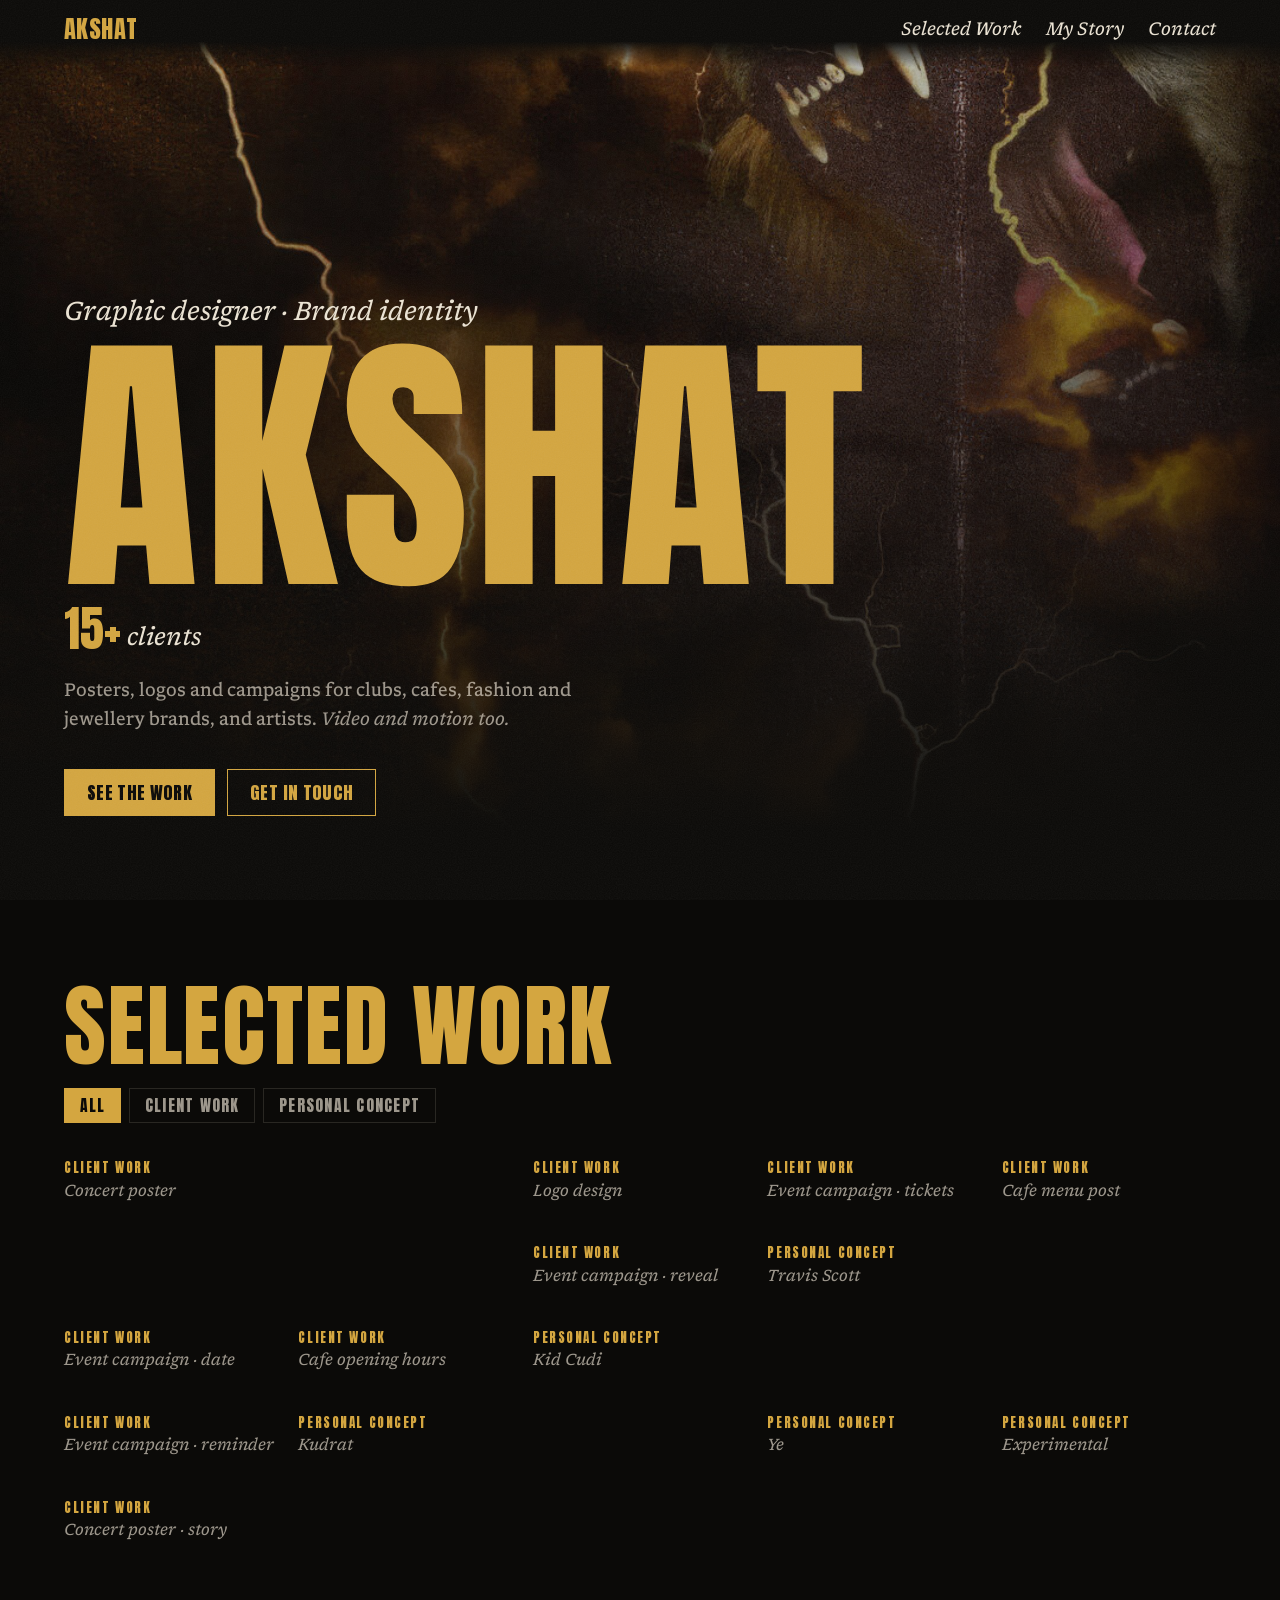
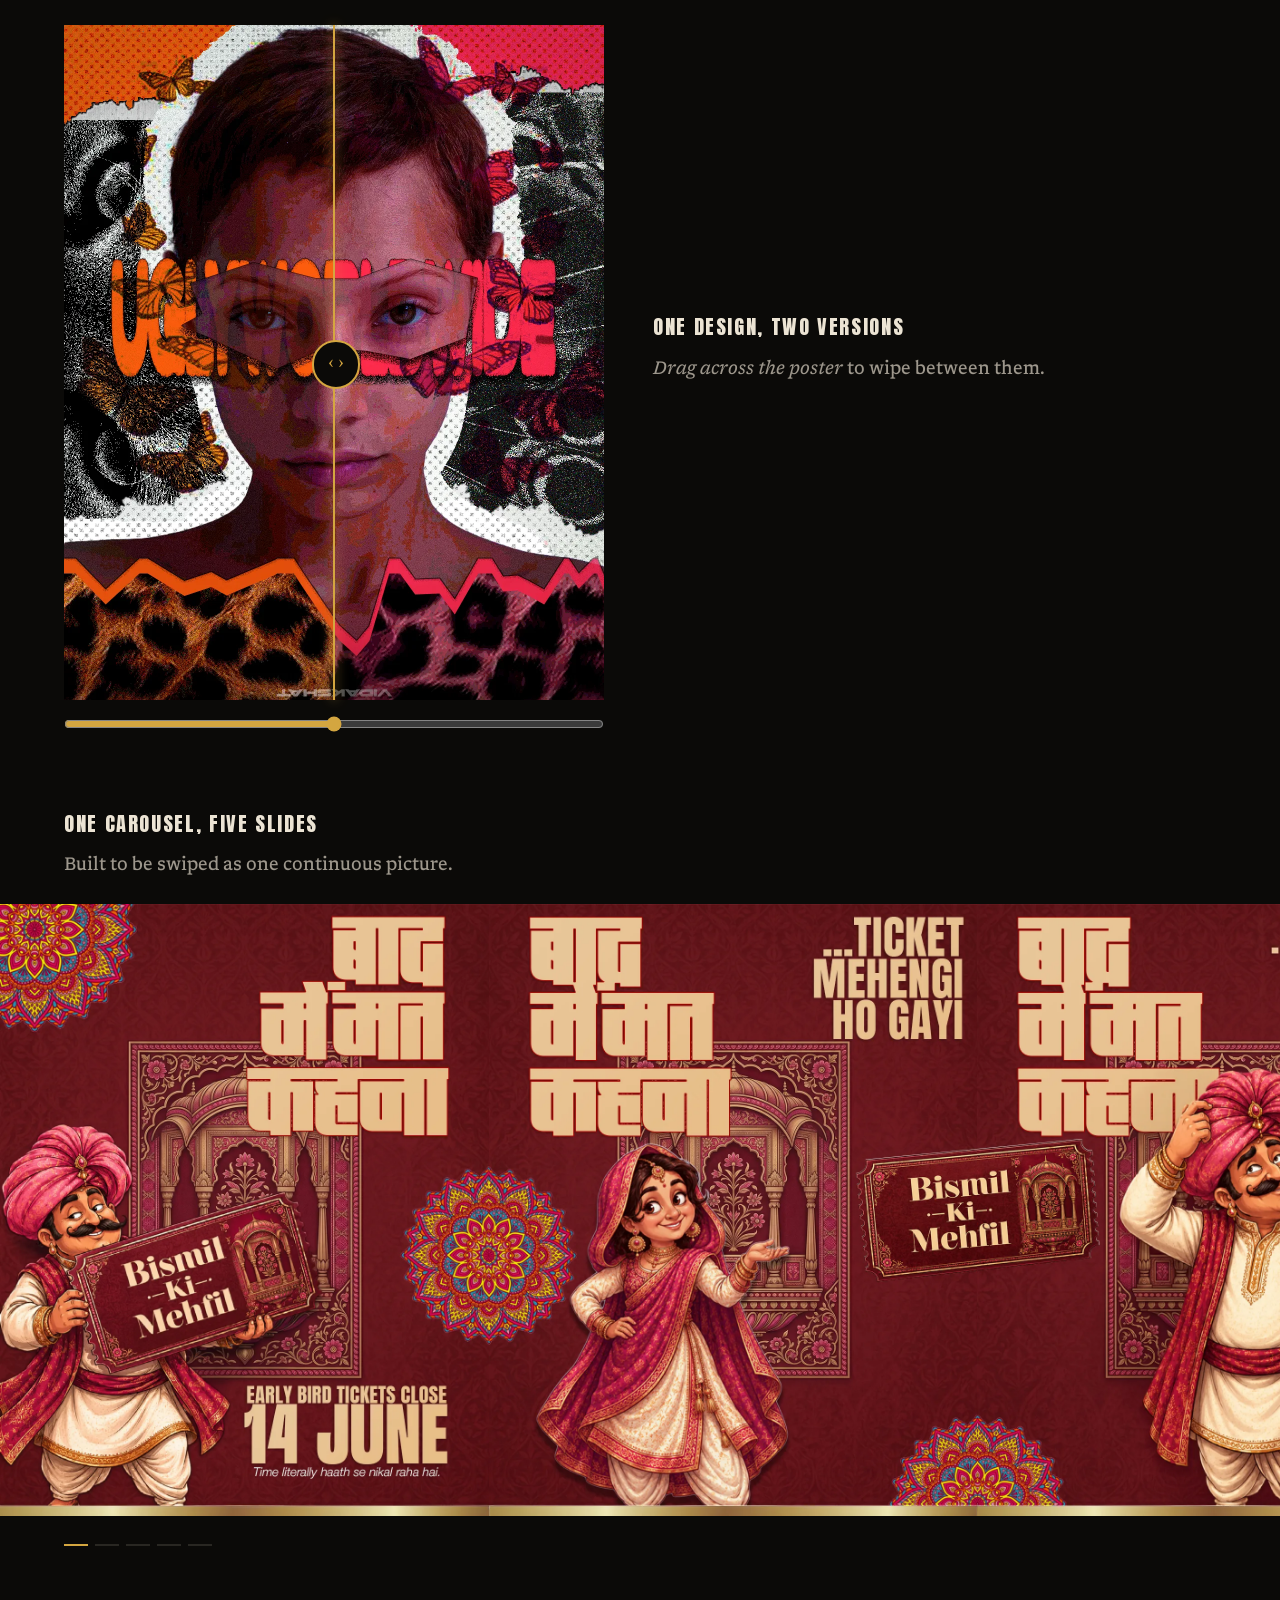
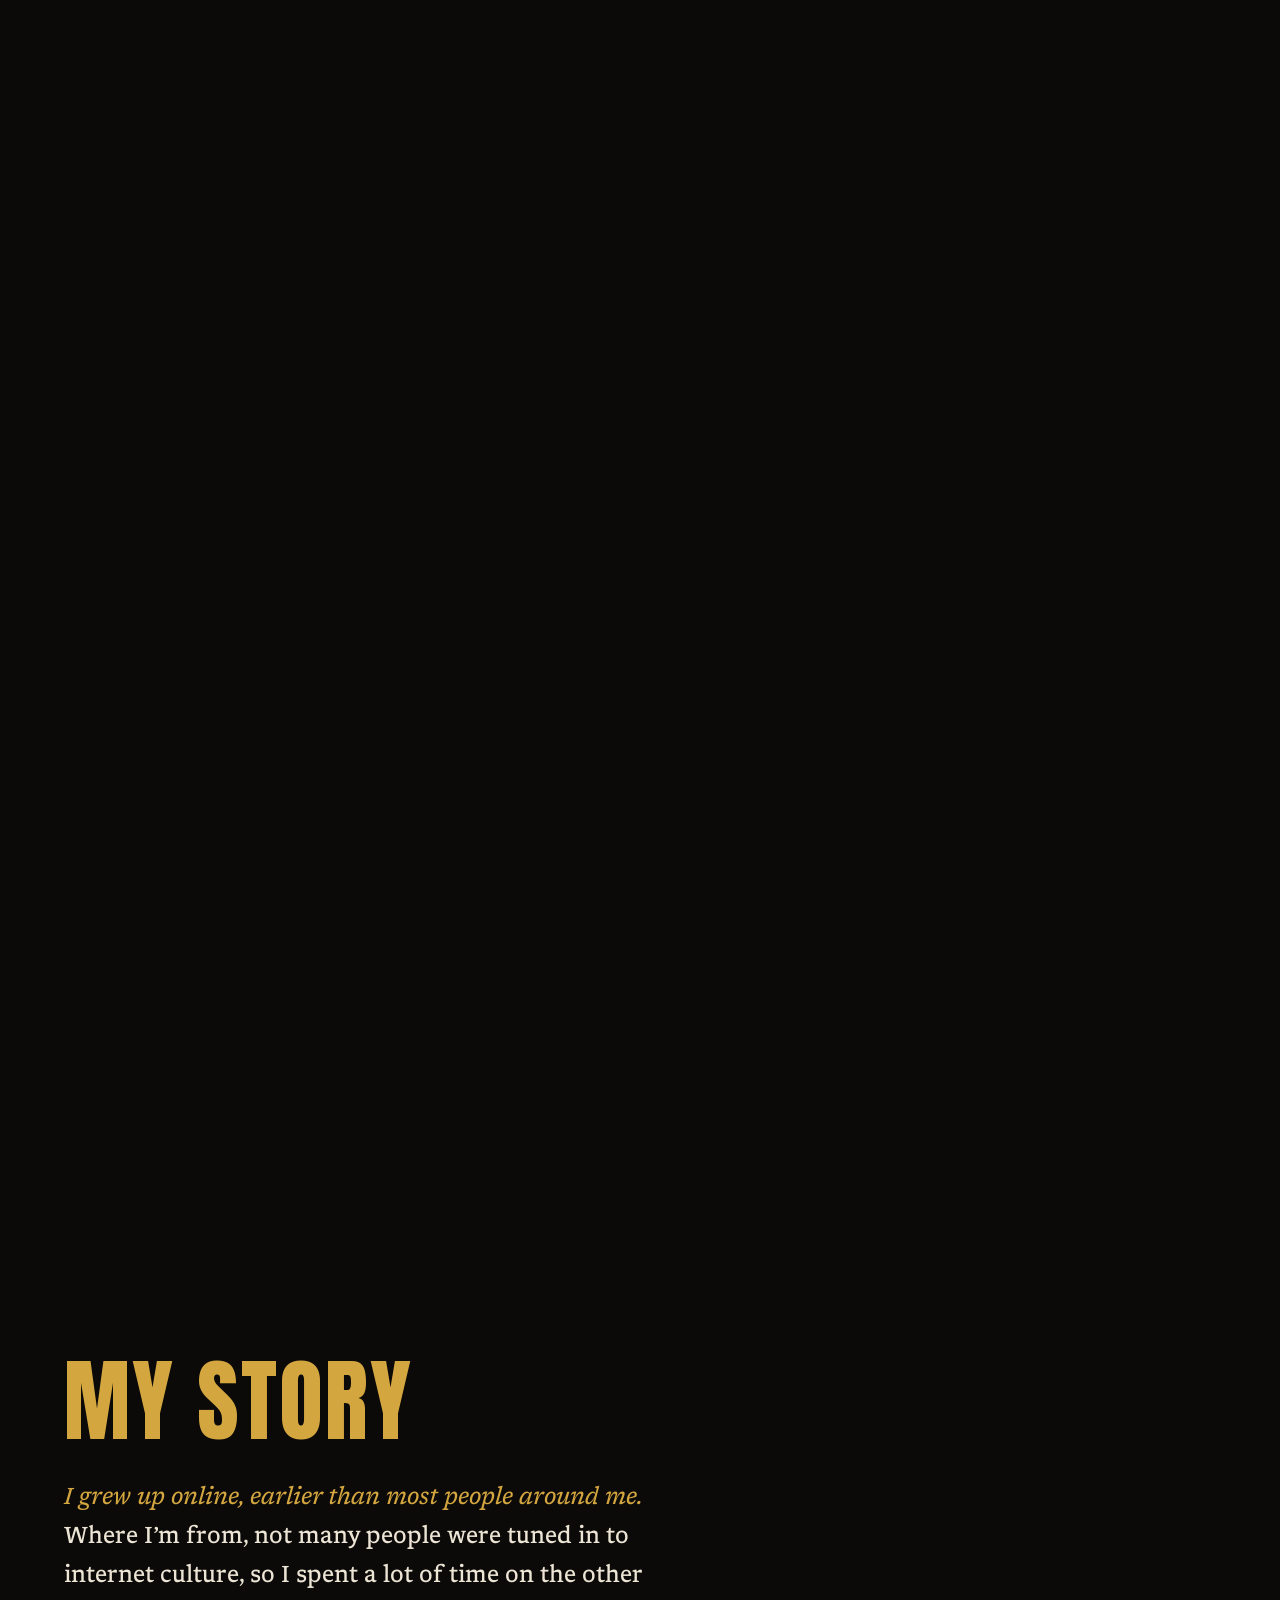
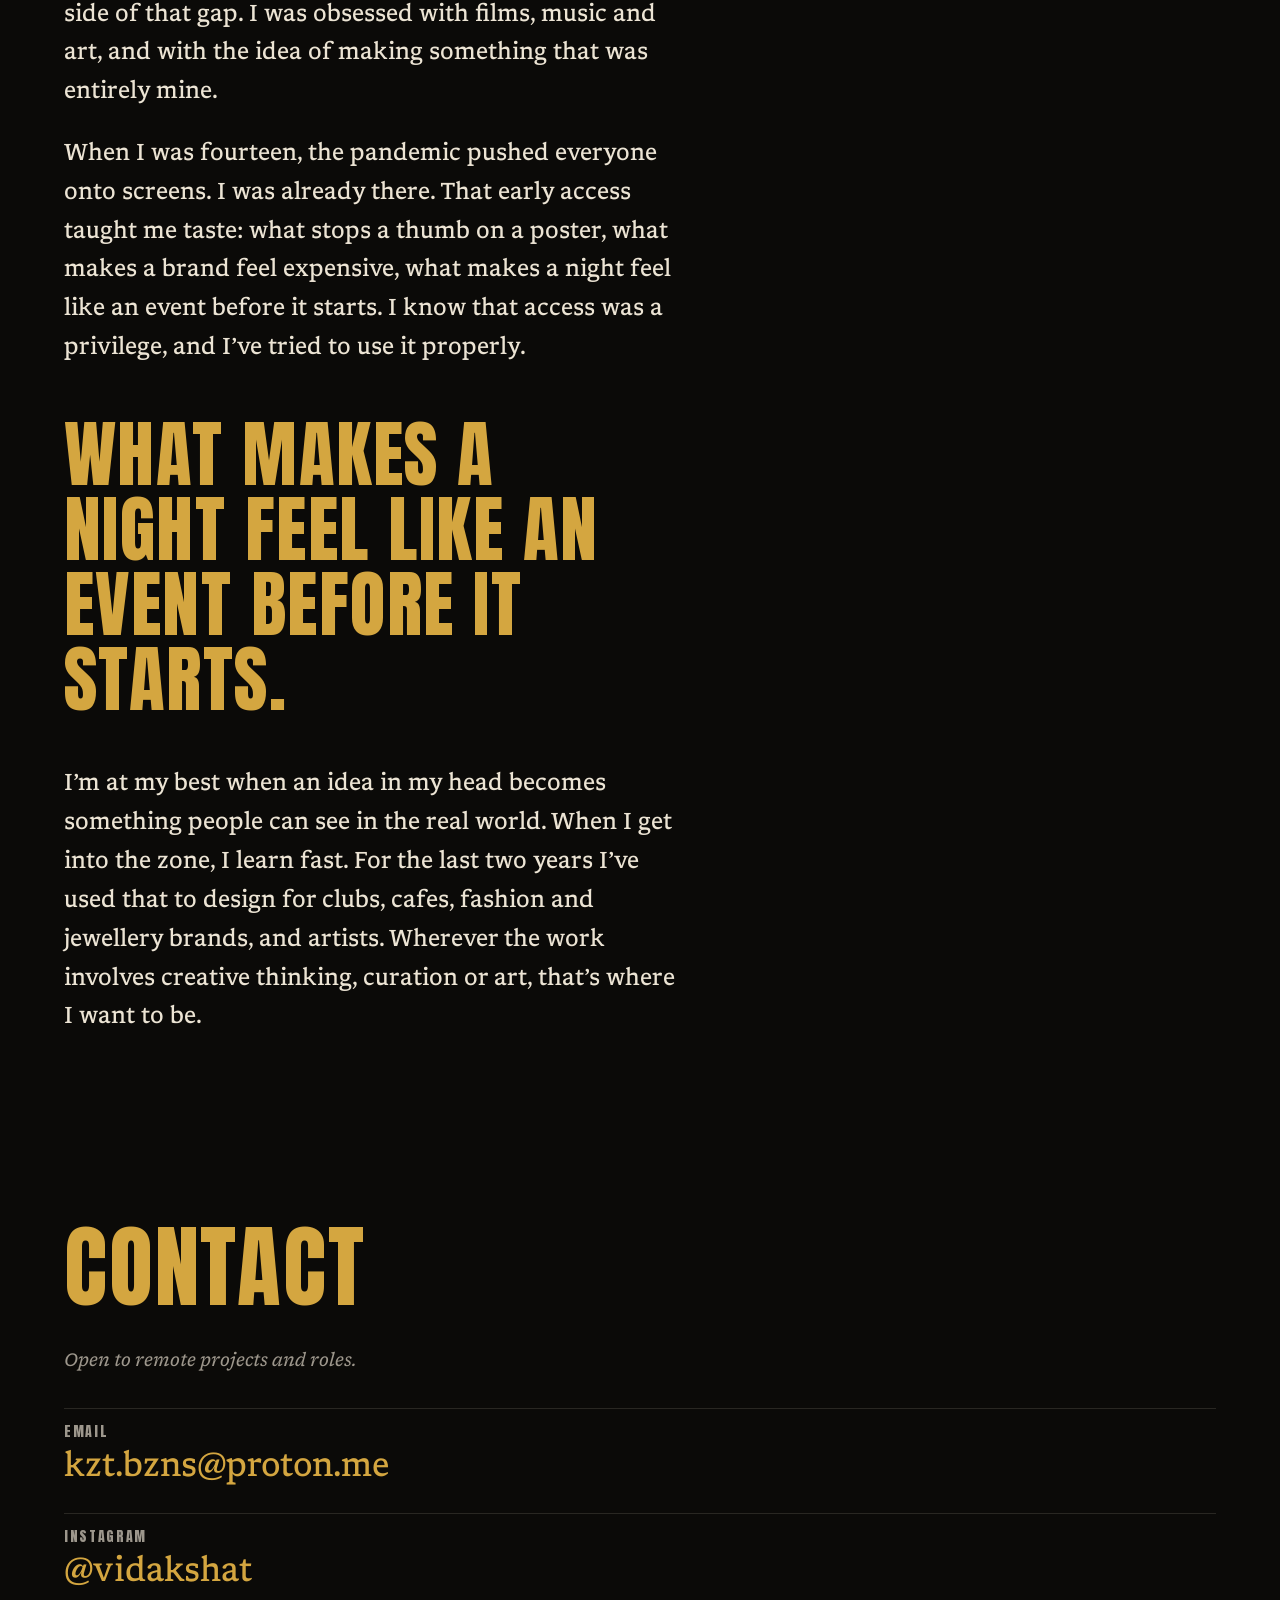
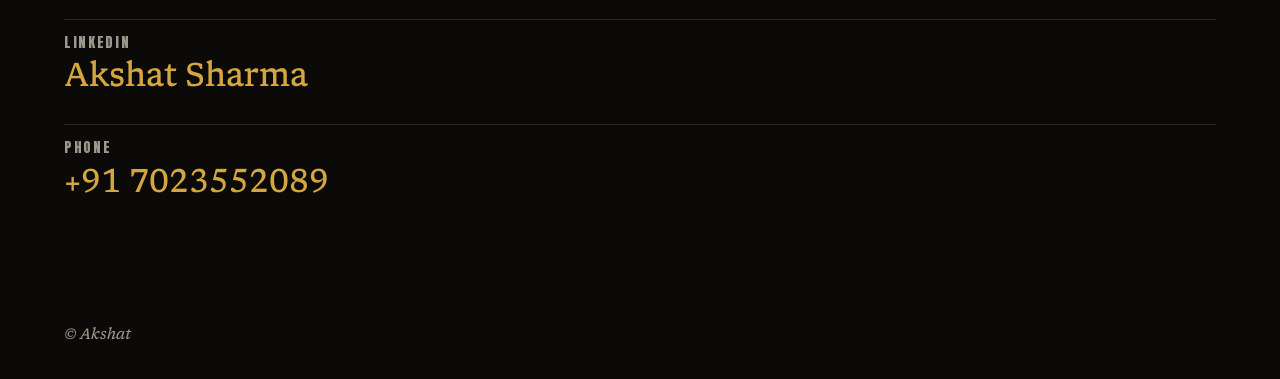
<file: index.html>
<!doctype html>
<html lang="en">
<head>
<meta charset="utf-8">
<meta name="viewport" content="width=device-width, initial-scale=1">
<title>Akshat — Graphic Designer · Brand Identity</title>
<meta name="description" content="Akshat is a graphic designer for brand identity, posters and campaigns, with 15+ clients. Available for remote work.">
<meta name="theme-color" content="#0b0a08">
<link rel="icon" href="favicon.svg" type="image/svg+xml">
<link rel="apple-touch-icon" href="apple-touch-icon.png">

<!-- Link previews (WhatsApp, Instagram, LinkedIn, X) -->
<meta property="og:type" content="website">
<meta property="og:site_name" content="Akshat">
<meta property="og:url" content="https://akshat8225.github.io/">
<meta property="og:title" content="Akshat — Graphic Designer · Brand Identity">
<meta property="og:description" content="Brand identity, posters and campaigns. 15+ clients. Available for remote work.">
<meta property="og:image" content="https://akshat8225.github.io/images/storm.jpg">
<meta property="og:image:type" content="image/jpeg">
<meta property="og:image:width" content="1080">
<meta property="og:image:height" content="1080">
<meta property="og:image:alt" content="Dark storm clouds split by gold lightning">
<meta name="twitter:card" content="summary_large_image">
<meta name="twitter:image" content="https://akshat8225.github.io/images/storm.jpg">

<link rel="preload" href="fonts/anton.woff2" as="font" type="font/woff2" crossorigin>
<link rel="preload" href="images/storm.jpg" as="image">
<link rel="stylesheet" href="style.css">
<script>
  // Decide before the page paints: play the intro only once per visit, and never for reduced motion.
  try {
    if (!sessionStorage.intro && !matchMedia('(prefers-reduced-motion: reduce)').matches) {
      document.documentElement.classList.add('play-intro');
    }
    sessionStorage.intro = 1;
  } catch (e) {}
</script>
<script src="script.js" defer></script>
</head>
<body>

<div class="intro" aria-hidden="true"><button type="button" class="skip" tabindex="-1">Skip</button></div>
<div class="flash" aria-hidden="true"></div>
<div class="glow" aria-hidden="true"></div>

<header class="nav">
  <a href="#top" class="mark">Akshat</a>
  <nav aria-label="Main"><a href="#work">Selected Work</a><a href="#story">My Story</a><a href="#contact">Contact</a></nav>
</header>

<main>
  <section id="top" class="hero">
    <p class="kicker">Graphic designer &middot; Brand identity</p>
    <h1 class="reveal">Akshat</h1>
    <p class="stat"><span class="num">15+</span> clients</p>
    <p class="lede">Posters, logos and campaigns for clubs, cafes, fashion and jewellery brands, and artists. <i>Video and motion too.</i></p>
    <p class="ctas"><a href="#work" class="btn">See the work</a><a href="#contact" class="btn ghost">Get in touch</a></p>
  </section>

  <section id="work">
    <h2 class="reveal">Selected work</h2>

    <div class="filter" role="group" aria-label="Show">
      <button type="button" data-show="all" aria-pressed="true">All</button>
      <button type="button" data-show="client" aria-pressed="false">Client work</button>
      <button type="button" data-show="personal" aria-pressed="false">Personal concept</button>
    </div>

    <!-- The poster wall. "poster l" = large tile. Replace [NOTE] with your own words; [NOTE] or empty is never shown. -->
    <div class="wall" data-show="all">
      <button class="poster l" data-kind="client" data-full="images/work-01.webp" data-note="[NOTE]"><span class="art"><img src="images/work-01-s.webp" width="600" height="750" loading="lazy" decoding="async" alt="Concert poster: a singer in orange sunglasses framed by a sweeping copper ring, with the date and city in bold type"></span><span class="cap"><em>Client work</em>Concert poster</span></button>
      <button class="poster" data-kind="client" data-full="images/work-16.webp" data-note="[NOTE]"><span class="art"><img src="images/work-16-s.webp" width="600" height="750" loading="lazy" decoding="async" alt="Logo: a gold phoenix with spread wings above a gold wordmark, on a dark panel"></span><span class="cap"><em>Client work</em>Logo design</span></button>
      <button class="poster" data-kind="client" data-full="images/work-03.webp" data-note="[NOTE]"><span class="art"><img src="images/work-03-s.webp" width="600" height="750" loading="lazy" decoding="async" alt="Event campaign poster: golden tickets flying past a pink sandstone palace, announcing early-bird sales"></span><span class="cap"><em>Client work</em>Event campaign &middot; tickets</span></button>
      <button class="poster" data-kind="client" data-full="images/work-07.webp" data-note="[NOTE]"><span class="art"><img src="images/work-07-s.webp" width="600" height="750" loading="lazy" decoding="async" alt="Cafe social post: a plate of bruschetta on black, under a bold white headline"></span><span class="cap"><em>Client work</em>Cafe menu post</span></button>
      <button class="poster" data-kind="client" data-full="images/work-04.webp" data-note="[NOTE]"><span class="art"><img src="images/work-04-s.webp" width="600" height="750" loading="lazy" decoding="async" alt="Event campaign poster: a crimson ticket box opening to reveal the performer and the date"></span><span class="cap"><em>Client work</em>Event campaign &middot; reveal</span></button>
      <button class="poster l" data-kind="personal" data-full="images/work-09.webp" data-note="[NOTE]"><span class="art"><img src="images/work-09-s.webp" width="600" height="750" loading="lazy" decoding="async" alt="Personal concept poster for Travis Scott: grainy halftone portraits on cobalt blue with yellow condensed type"></span><span class="cap"><em>Personal concept</em>Travis Scott</span></button>
      <button class="poster" data-kind="client" data-full="images/work-05.webp" data-note="[NOTE]"><span class="art"><img src="images/work-05-s.webp" width="600" height="750" loading="lazy" decoding="async" alt="Event campaign poster: the performer between torn-paper views of palace architecture, with the date in large type"></span><span class="cap"><em>Client work</em>Event campaign &middot; date</span></button>
      <button class="poster" data-kind="client" data-full="images/work-08.webp" data-note="[NOTE]"><span class="art"><img src="images/work-08-s.webp" width="600" height="750" loading="lazy" decoding="async" alt="Cafe social post: a latte on a wooden table with a big yellow headline announcing round-the-clock opening"></span><span class="cap"><em>Client work</em>Cafe opening hours</span></button>
      <button class="poster" data-kind="personal" data-full="images/work-12.webp" data-note="[NOTE]"><span class="art"><img src="images/work-12-s.webp" width="600" height="750" loading="lazy" decoding="async" alt="Personal concept poster for Kid Cudi: a man smoking under a full moon, with stacked vertical type"></span><span class="cap"><em>Personal concept</em>Kid Cudi</span></button>
      <button class="poster" data-kind="client" data-full="images/work-06.webp" data-note="[NOTE]"><span class="art"><img src="images/work-06-s.webp" width="600" height="750" loading="lazy" decoding="async" alt="Event campaign poster: an ornate red and gold ticket box at sunset, announcing early-bird tickets are live"></span><span class="cap"><em>Client work</em>Event campaign &middot; reminder</span></button>
      <button class="poster l" data-kind="personal" data-full="images/work-13.webp" data-note="[NOTE]"><span class="art"><img src="images/work-13-s.webp" width="600" height="750" loading="lazy" decoding="async" alt="Collage poster titled Kudrat in Hindi: two tigers among roses, peacock feathers and a sun face on deep teal"></span><span class="cap"><em>Personal concept</em>Kudrat</span></button>
      <button class="poster" data-kind="personal" data-full="images/work-10.webp" data-note="[NOTE]"><span class="art"><img src="images/work-10-s.webp" width="600" height="600" loading="lazy" decoding="async" style="object-position: left" alt="Personal concept artwork for Ye: three figures in white emerging from mountain fog under a beam of light"></span><span class="cap"><em>Personal concept</em>Ye</span></button>
      <button class="poster" data-kind="personal" data-full="images/work-11.webp" data-note="[NOTE]"><span class="art"><img src="images/work-11-s.webp" width="600" height="750" loading="lazy" decoding="async" alt="Experimental black and white poster: a monstrous figure bound in chains and spider webs, with a blood-red numeral five"></span><span class="cap"><em>Personal concept</em>Experimental</span></button>
      <button class="poster" data-kind="client" data-full="images/work-02.webp" data-note="[NOTE]"><span class="art"><img src="images/work-02-s.webp" width="600" height="1067" loading="lazy" decoding="async" style="object-position: top" alt="Tall story version of the concert poster, laid out for a phone screen"></span><span class="cap"><em>Client work</em>Concert poster &middot; story</span></button>
    </div>

    <figure class="feature">
      <figcaption><h3 class="reveal">One design, two versions</h3><p><i>Drag across the poster</i> to wipe between them.</p></figcaption>
      <div class="compare">
        <img src="images/work-15.webp" width="1080" height="1350" loading="lazy" decoding="async" alt="Version two: collage portrait with pink and red butterflies and torn paper">
        <img src="images/work-14.webp" width="1080" height="1350" loading="lazy" decoding="async" alt="Version one: the same collage portrait in orange, with monarch butterflies and leopard print" class="top">
        <span class="line" aria-hidden="true"></span>
      </div>
      <input type="range" min="0" max="100" value="50" aria-label="Wipe between version one and version two">
    </figure>

    <div class="pin">
    <figure class="feature">
      <figcaption><h3 class="reveal">One carousel, five slides</h3><p>Built to be swiped as one continuous picture.</p></figcaption>
      <div class="strip" tabindex="0" aria-label="Five-slide event carousel shown as one strip. Use arrow keys to move.">
        <img src="images/strip-1.webp" width="1080" height="1350" loading="lazy" decoding="async" draggable="false" alt="Slide 1 of 5: an illustrated host in a pink turban holds up the event ticket, early-bird deadline below">
        <img src="images/strip-2.webp" width="1080" height="1350" loading="lazy" decoding="async" draggable="false" alt="Slide 2 of 5: an illustrated woman in a pink veil gestures toward the ticket, with a line about prices rising">
        <img src="images/strip-3.webp" width="1080" height="1350" loading="lazy" decoding="async" draggable="false" alt="Slide 3 of 5: the host scratches his head, with a line about forgetting to book">
        <img src="images/strip-4.webp" width="1080" height="1350" loading="lazy" decoding="async" draggable="false" alt="Slide 4 of 5: the woman points, with a speech bubble urging viewers to book today">
        <img src="images/strip-5.webp" width="1080" height="1350" loading="lazy" decoding="async" draggable="false" alt="Slide 5 of 5: both characters wave under the closing line, with the date and where to get tickets">
      </div>
      <div class="strip-ui" aria-hidden="true"><span class="ticks"><i class="on"></i><i></i><i></i><i></i><i></i></span><span class="hint">Scroll, drag or swipe</span></div>
    </figure>
    </div>
  </section>

  <section id="story" class="story">
    <h2 class="reveal">My story</h2>
    <p>I grew up online, earlier than most people around me. Where I’m from, not many people were tuned in to internet culture, so I spent a lot of time on the other side of that gap. I was obsessed with films, music and art, and with the idea of making something that was entirely mine.</p>
    <p>When I was fourteen, the pandemic pushed everyone onto screens. I was already there. That early access taught me taste: what stops a thumb on a poster, what makes a brand feel expensive, what makes a night feel like an event before it starts. I know that access was a privilege, and I’ve tried to use it properly.</p>
    <!-- Pull-quote: a line copied word for word from the paragraph above. Hidden from screen readers so it isn't read twice. -->
    <blockquote class="pull reveal" aria-hidden="true">what makes a night feel like an event before it starts.</blockquote>
    <p>I’m at my best when an idea in my head becomes something people can see in the real world. When I get into the zone, I learn fast. For the last two years I’ve used that to design for clubs, cafes, fashion and jewellery brands, and artists. Wherever the work involves creative thinking, curation or art, that’s where I want to be.</p>
  </section>

  <section id="contact" class="contact">
    <h2 class="reveal">Contact</h2>
    <p class="lede"><i>Open to remote projects and roles.</i></p>
    <ul>
      <li><span>Email</span><a href="mailto:kzt.bzns@proton.me">kzt.bzns@proton.me</a></li>
      <li><span>Instagram</span><a href="https://www.instagram.com/vidakshat/" target="_blank" rel="noopener">@vidakshat</a></li>
      <li><span>LinkedIn</span><a href="https://www.linkedin.com/in/akshat-sharma-a5363b32b/" target="_blank" rel="noopener">Akshat Sharma</a></li>
      <li><span>Phone</span><a href="tel:+917023552089">+91 7023552089</a></li>
    </ul>
  </section>
</main>

<footer>&copy; Akshat</footer>

<dialog class="viewer" aria-label="Full-screen view">
  <button type="button" class="close" aria-label="Close">&times;</button>
  <button type="button" class="prev" aria-label="Previous piece">&lsaquo;</button>
  <button type="button" class="next" aria-label="Next piece">&rsaquo;</button>
  <figure><div class="frame"><img alt="" draggable="false"></div><figcaption><span class="count"></span><span class="note"></span></figcaption></figure>
</dialog>

</body>
</html>
</file>
<file: style.css>
@font-face { font-family: "Libron"; src: url(fonts/libron-regular.woff2) format("woff2"); font-display: swap; }
@font-face { font-family: "Libron"; src: url(fonts/libron-italic.woff2) format("woff2"); font-style: italic; font-display: swap; }
@font-face { font-family: "Anton"; src: url(fonts/anton.woff2) format("woff2"); font-display: swap; }

:root {
  --bg: #0b0a08;
  --gold: #d4a640;
  --text: #ece4d4;
  --muted: #ece4d4a6;
  --line: #ece4d422;
  --head: "Anton", Impact, "Arial Narrow", sans-serif;
  --body: "Libron", Georgia, "Times New Roman", serif;
  --ease: cubic-bezier(.22, 1, .36, 1); /* the one motion curve: quick start, soft landing, no bounce */
  --max: 1440px;                         /* widest the content gets on big screens */
  --gut: max(clamp(1rem, 5vw, 4rem), calc((100vw - var(--max)) / 2)); /* side margin */
}

* { box-sizing: border-box; }
html { scroll-behavior: smooth; font-size: clamp(100%, .4vw + .7rem, 118%); }
body { margin: 0; background: var(--bg); color: var(--text); font: 1.125rem/1.6 var(--body); font-synthesis: none; -webkit-font-smoothing: antialiased; }
b, strong { font-weight: normal; } /* Libron has no bold */
a { color: var(--gold); }
img { display: block; max-width: 100%; height: auto; }
h1, h2, h3, .mark, .btn, .cap em, .contact li > span, .pull, .filter button { font-family: var(--head); font-weight: normal; text-transform: uppercase; letter-spacing: .02em; line-height: 1; }
h2 { font-size: clamp(2.5rem, 8vw, 5.5rem); color: var(--gold); margin: 0 0 2rem; }
h3 { font-size: 1.25rem; letter-spacing: .08em; margin: 0 0 1rem; }
section { padding: 5rem var(--gut); }
:focus-visible { outline: 2px solid var(--gold); outline-offset: 3px; }

/* Film grain: one static noise tile over the whole page, nearly free */
body::after { content: ""; position: fixed; inset: 0; z-index: 50; pointer-events: none; opacity: .06;
  background: url("data:image/svg+xml,%3Csvg xmlns='http://www.w3.org/2000/svg' width='180' height='180'%3E%3Cfilter id='n'%3E%3CfeTurbulence type='fractalNoise' baseFrequency='.85' numOctaves='2' stitchTiles='stitch'/%3E%3CfeColorMatrix type='saturate' values='0'/%3E%3C/filter%3E%3Crect width='100%25' height='100%25' filter='url(%23n)'/%3E%3C/svg%3E"); }

/* Page mood: near-black at the top, a faint warm storm glow toward the end. Driven by scroll, no JavaScript. */
@supports (animation-timeline: scroll()) {
  body::before { content: ""; position: fixed; inset: 0; z-index: -1; pointer-events: none; opacity: 0;
    background: radial-gradient(130% 70% at 50% 115%, #3b2a0f, transparent 70%);
    animation: mood linear both; animation-timeline: scroll(root); }
  @keyframes mood { to { opacity: 1; } }
}

/* Cursor light (desktop only, switched on by script.js) */
.glow { position: fixed; top: 0; left: 0; z-index: -1; width: 640px; height: 640px; margin: -320px 0 0 -320px; pointer-events: none;
  background: radial-gradient(closest-side, #d4a64024, transparent); opacity: 0; transition: opacity .6s var(--ease); }
.glow.on { opacity: 1; }

/* Nav */
.nav { position: fixed; inset: 0 0 auto; z-index: 10; display: flex; justify-content: space-between; align-items: center; padding: .9rem var(--gut) 1.4rem; background: linear-gradient(var(--bg) 62%, #0b0a0800); }
.nav a { text-decoration: none; color: var(--text); }
.mark { font-size: 1.5rem; color: var(--gold) !important; }
.nav nav { display: flex; gap: 1.5rem; font-style: italic; }
.nav nav a:hover { color: var(--gold); }

/* Hero: the door */
.hero { min-height: 100svh; display: flex; flex-direction: column; justify-content: flex-end; padding-bottom: 4rem;
  background: linear-gradient(to top, var(--bg) 8%, #0b0a0899 50%, #0b0a0840), url(images/storm.jpg) center / cover; }
.hero h1 { font-size: clamp(5rem, 24vw, 17rem); color: var(--gold); margin: 0; line-height: .9; }
.kicker { font-style: italic; margin: 0 0 .5rem; font-size: clamp(1.2rem, 2.4vw, 1.6rem); }
.stat { margin: .75rem 0 0; font-size: 1.5rem; font-style: italic; }
.num { font: 3rem/1 var(--head); color: var(--gold); font-style: normal; vertical-align: -.25rem; font-variant-numeric: tabular-nums; }
.num[role=button] { cursor: pointer; }
.lede { max-width: 36rem; color: var(--muted); }
.ctas { display: flex; flex-wrap: wrap; gap: .75rem; margin-top: 1rem; }
.btn { display: inline-block; padding: .9rem 1.4rem; background: var(--gold); color: var(--bg); text-decoration: none; font-size: 1.1rem; }
.btn.ghost { background: none; color: var(--gold); box-shadow: inset 0 0 0 1px var(--gold); }

/* Intro: the sky before the doors open. Two flashes only, 0.8 s apart (never more than 3 in a second). */
.intro, .flash { display: none; }
.play-intro .intro { display: block; position: fixed; inset: 0; z-index: 100; cursor: pointer;
  background: #000 url(images/storm.jpg) center / cover; animation: fade-out .4s 2.2s var(--ease) forwards; }
.play-intro .intro::before { content: ""; position: absolute; inset: 0; background: #000; animation: sky 2.6s var(--ease) forwards; }
.play-intro .intro::after, .flash::after { content: ""; position: absolute; inset: 0; opacity: 0;
  background: radial-gradient(circle at 60% 30%, #fff3d0, #d4a64080 40%, transparent 70%); }
.play-intro .intro::after { animation: bolts 2.6s var(--ease) forwards; }
.skip { position: absolute; z-index: 1; right: 1rem; bottom: 1rem; background: #0008; color: var(--text); border: 1px solid var(--line); padding: .5rem 1rem; font: italic 1rem var(--body); cursor: pointer; }
@keyframes sky   { 0%, 15% { opacity: 1 } 19% { opacity: .35 } 27%, 46% { opacity: .95 } 50% { opacity: .3 } 72%, 100% { opacity: 0 } }
@keyframes bolts { 0%, 15% { opacity: 0 } 19% { opacity: .85 } 27%, 46% { opacity: 0 } 50% { opacity: .8 } 60%, 100% { opacity: 0 } }
@keyframes fade-out { to { opacity: 0; visibility: hidden; } }

/* Short lightning when "15+" is clicked: two flashes in 0.6 s, then a cool-down in script.js */
.flash.go { display: block; position: fixed; inset: 0; z-index: 90; pointer-events: none; }
.flash.go::after { animation: zap .6s var(--ease) forwards; }
@keyframes zap { 0% { opacity: 0 } 15% { opacity: .7 } 40% { opacity: 0 } 60% { opacity: .55 } 100% { opacity: 0 } }

/* Headings rise out of a mask, one line at a time (script.js splits the words) */
.w { display: inline-block; overflow: hidden; vertical-align: top; padding-bottom: .06em; margin-bottom: -.06em; }
.w > span { display: inline-block; transform: translateY(110%); transition: transform .6s var(--ease) var(--d, 0s); }
.in .w > span { transform: none; }

/* Filter */
.filter { display: flex; flex-wrap: wrap; gap: .5rem; margin: -1rem 0 1.75rem; }
.filter button { background: none; border: 1px solid var(--line); color: var(--muted); padding: .55rem .9rem; font-size: .95rem; letter-spacing: .08em; cursor: pointer; transition: color .3s var(--ease), border-color .3s var(--ease); }
.filter button:hover { color: var(--text); }
.filter button[aria-pressed=true] { color: var(--bg); background: var(--gold); border-color: var(--gold); }
.wall[data-show=client] .poster:not([data-kind=client]),
.wall[data-show=personal] .poster:not([data-kind=personal]) { display: none; }

/* Poster wall: the floor. Small tiles plus large ones ("poster l") in a set pattern. */
.wall { display: grid; grid-template-columns: repeat(auto-fill, minmax(190px, 1fr)); grid-auto-flow: dense; gap: 2rem 1.25rem; }
.poster { display: flex; flex-direction: column; padding: 0; border: 0; background: none; color: inherit; font: inherit; text-align: left; cursor: zoom-in;
  transition: transform .4s var(--ease), opacity .4s var(--ease); }
.poster.l { grid-column: span 2; grid-row: span 2; align-self: start; }
.art { position: relative; display: block; aspect-ratio: 4 / 5; background: #16130e; box-shadow: 0 12px 30px #0009; }
.art img { position: absolute; inset: 0; width: 100%; height: 100%; object-fit: cover; color: transparent; } /* color hides alt text while loading */
.art::after { content: ""; position: absolute; inset: 0; padding: 1px; pointer-events: none; /* edge light near the cursor */
  background: radial-gradient(260px circle at var(--x, -999px) var(--y, -999px), #f2d38a, transparent 70%);
  -webkit-mask: linear-gradient(#000 0 0) content-box, linear-gradient(#000 0 0); -webkit-mask-composite: xor; mask-composite: exclude; }
.cap { display: block; padding: .6rem 0 0; font-style: italic; color: var(--muted); font-size: 1rem; }
.cap em { display: block; font-style: normal; color: var(--gold); font-size: .8rem; letter-spacing: .12em; margin-bottom: .2rem; }
@media (hover: hover) { .wall:has(.poster:hover) .poster:not(:hover) { opacity: .55; } }

@media (max-width: 700px) {
  .wall { display: flex; gap: 1rem; overflow-x: auto; scroll-snap-type: x mandatory; margin: 0 -1rem; padding: 0 1rem 1rem; scrollbar-width: none; align-items: center; }
  .wall::-webkit-scrollbar { display: none; }
  .poster { flex: 0 0 64vw; scroll-snap-align: center; }
  .poster.l { flex-basis: 80vw; }
  .nav nav { gap: .9rem; font-size: .95rem; }
}

/* Feature blocks */
.feature { margin: 5rem 0 0; }
.feature figcaption p { margin: 0 0 1.5rem; color: var(--muted); }

/* Before / after wipe */
.compare { position: relative; max-width: 540px; touch-action: pan-y; cursor: ew-resize; user-select: none; --pos: 50%; }
.compare .top { position: absolute; inset: 0; clip-path: inset(0 calc(100% - var(--pos)) 0 0); }
.compare .line { position: absolute; top: 0; bottom: 0; left: var(--pos); width: 2px; margin-left: -1px; background: var(--gold); box-shadow: 0 0 12px var(--gold); }
.compare .line::after { content: "‹ ›"; position: absolute; top: 50%; left: 50%; width: 2.75rem; height: 2.75rem; margin: -1.375rem 0 0 -1.375rem; border-radius: 50%;
  display: grid; place-items: center; background: var(--bg); border: 2px solid var(--gold); color: var(--gold); font: 1.1rem/1 var(--body); }
.compare.pulse .line::after { animation: pulse .6s var(--ease); }
@keyframes pulse { 50% { transform: scale(1.25); } }
.feature input[type=range] { display: block; width: 100%; max-width: 540px; margin: 1rem 0 0; accent-color: var(--gold); }
@media (min-width: 900px) {
  .feature:has(.compare) { display: grid; grid-template-columns: minmax(0, 540px) 1fr; column-gap: 3rem; align-items: center; }
  .feature:has(.compare) figcaption { grid-area: 1 / 2; }
  .feature:has(.compare) .compare { grid-area: 1 / 1; }
}

/* Five-slide strip: the main act. The section pins while page scroll moves it sideways. */
.pin { height: 220vh; margin-top: 5rem; }
.pin > .feature { position: sticky; top: 4.5rem; margin: 0; }
.strip { display: flex; overflow-x: auto; height: min(68vh, 680px); cursor: grab; scrollbar-width: none; margin: 0 calc(-1 * var(--gut)); }
.strip::-webkit-scrollbar { display: none; }
.strip:active { cursor: grabbing; }
.strip img { height: 100%; width: auto; max-width: none; flex: none; user-select: none; }
.strip img + img { margin-left: -1px; } /* 1px overlap so no hairline can appear at the joins */
.strip-ui { display: flex; align-items: center; gap: 1.25rem; margin-top: 1rem; color: var(--muted); font-style: italic; font-size: .95rem; }
.ticks { display: flex; gap: .4rem; }
.ticks i { width: 1.5rem; height: 2px; background: var(--line); transition: background .3s var(--ease); }
.ticks i.on { background: var(--gold); }
.hint { transition: opacity .6s var(--ease); }
.hint.gone { opacity: 0; }
@media (max-width: 700px) { .strip { height: auto; } .strip img { width: 100vw; height: auto; } }

/* Story: the late conversation */
.story p { max-width: 38rem; font-size: clamp(1.15rem, 2.4vw, 1.4rem); line-height: 1.7; }
.story p:first-of-type::first-line { font-style: italic; color: var(--gold); }
.pull { margin: 3rem 0; max-width: 16ch; font-size: clamp(2.2rem, 6vw, 4.5rem); line-height: 1.02; color: var(--gold); }

/* Contact: last call */
.contact ul { list-style: none; padding: 0; margin: 2rem 0 0; display: grid; gap: 1.25rem; }
.contact li { display: grid; gap: .1rem; border-top: 1px solid var(--line); padding-top: 1rem; }
.contact li > span { font-size: .85rem; letter-spacing: .12em; color: var(--muted); }
.contact a { font-size: clamp(1.25rem, 4vw, 2rem); text-decoration: none; overflow-wrap: anywhere; }
.contact a:hover { text-decoration: underline; }
footer { padding: 2rem var(--gut); color: var(--muted); font-style: italic; font-size: .9rem; }

/* Full-screen viewer */
.viewer { width: 100vw; height: 100dvh; max-width: none; max-height: none; margin: 0; padding: 1rem; border: 0; background: #000e; color: var(--text); touch-action: pinch-zoom; }
.viewer::backdrop { background: #000c; }
.viewer[open] { display: grid; place-items: center; animation: fade .3s var(--ease); }
.viewer figure { margin: 0; display: grid; gap: .75rem; justify-items: center; }
.frame { overflow: hidden; }
.viewer img { max-height: calc(100dvh - 9rem); width: auto; }
.viewer figcaption { max-width: 36rem; text-align: center; display: grid; gap: .35rem; }
.count { font: .85rem/1 var(--head); letter-spacing: .14em; color: var(--gold); }
.note { font-style: italic; color: var(--muted); }
.viewer button { position: fixed; background: none; border: 0; color: var(--text); font-size: 2.5rem; line-height: 1; cursor: pointer; padding: .25rem .75rem; }
.close { top: .5rem; right: 1rem; }
.prev, .next { top: 50%; transform: translateY(-50%); }
.prev { left: .25rem; } .next { right: .25rem; }
@keyframes fade { from { opacity: 0; } }

/* Reduce motion: every effect off. Scrolling and swiping still work. */
@media (prefers-reduced-motion: reduce) {
  html { scroll-behavior: auto; }
  *, *::before, *::after { animation: none !important; transition: none !important; }
  .intro, .flash, .glow, body::before, body::after, .art::after { display: none !important; }
  .wall .poster { opacity: 1 !important; }
  .pin { height: auto; }
  .pin > .feature { position: static; }
}
</file>
